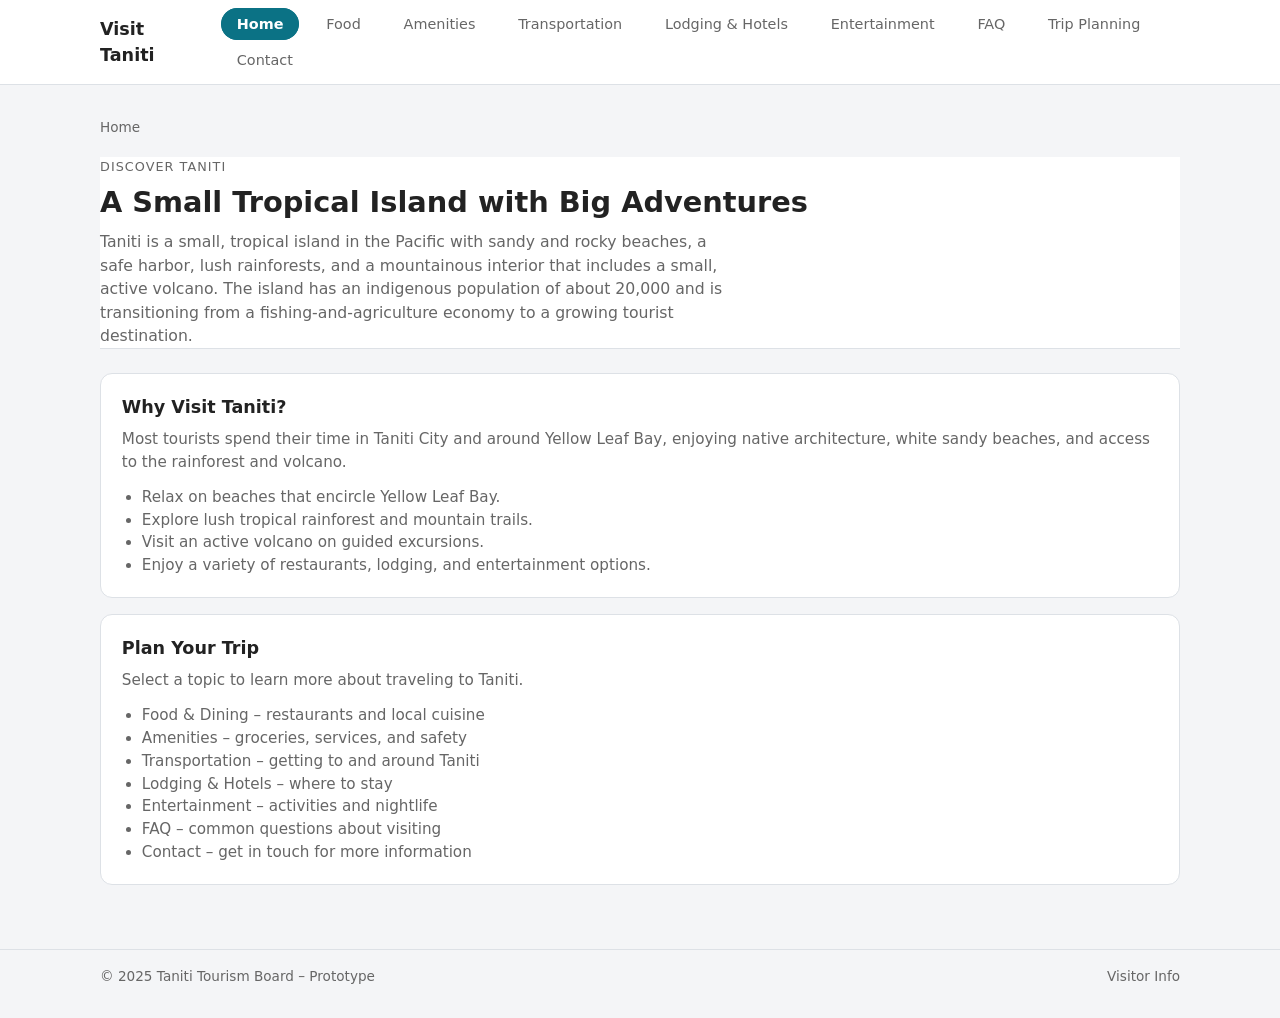
<file: index.html>
<!DOCTYPE html>
<html lang="en">
<head>
  <meta charset="UTF-8" />
  <title>Visit Taniti – Welcome</title>
  <meta name="viewport" content="width=device-width, initial-scale=1" />
  <link rel="stylesheet" href="style/styles.css" />
</head>
<body>
  <header>
    <div class="shell">
      <div class="header-inner">
        <div class="brand">Visit Taniti</div>
        <nav aria-label="Primary">
          <ul>
            <li><a href="index.html" aria-current="page">Home</a></li>
            <li><a href="food.html">Food</a></li>
            <li><a href="amenities.html">Amenities</a></li>
            <li><a href="transportation.html">Transportation</a></li>
            <li><a href="lodging.html">Lodging &amp; Hotels</a></li>
            <li><a href="entertainment.html">Entertainment</a></li>
            <li><a href="faq.html">FAQ</a></li>
            <li><a href="planyourtrip.html">Trip Planning</a></li>
            <li><a href="contact.html">Contact</a></li>
          </ul>
        </nav>
      </div>
    </div>
  </header>

  <main>
    <div class="shell">
      <nav class="breadcrumbs" aria-label="Breadcrumb">
        <ol>
          <li aria-current="page">Home</li>
        </ol>
      </nav>

      <header class="page-header">
        <div class="page-kicker">Discover Taniti</div>
        <h1 class="page-title">A Small Tropical Island with Big Adventures</h1>
        <p class="page-subtitle">
          Taniti is a small, tropical island in the Pacific with sandy and rocky beaches,
          a safe harbor, lush rainforests, and a mountainous interior that includes a small,
          active volcano. The island has an indigenous population of about 20,000 and is
          transitioning from a fishing-and-agriculture economy to a growing tourist destination.
        </p>
      </header>

      <section class="card">
        <h2>Why Visit Taniti?</h2>
        <p>
          Most tourists spend their time in Taniti City and around Yellow Leaf Bay, enjoying
          native architecture, white sandy beaches, and access to the rainforest and volcano.
        </p>
        <ul>
          <li>Relax on beaches that encircle Yellow Leaf Bay.</li>
          <li>Explore lush tropical rainforest and mountain trails.</li>
          <li>Visit an active volcano on guided excursions.</li>
          <li>Enjoy a variety of restaurants, lodging, and entertainment options.</li>
        </ul>
      </section>

      <section class="card">
        <h2>Plan Your Trip</h2>
        <p>Select a topic to learn more about traveling to Taniti.</p>
        <ul>
          <li><a href="food.html">Food &amp; Dining – restaurants and local cuisine</a></li>
          <li><a href="amenities.html">Amenities – groceries, services, and safety</a></li>
          <li><a href="transportation.html">Transportation – getting to and around Taniti</a></li>
          <li><a href="lodging.html">Lodging &amp; Hotels – where to stay</a></li>
          <li><a href="entertainment.html">Entertainment – activities and nightlife</a></li>
          <li><a href="faq.html">FAQ – common questions about visiting</a></li>
          <li><a href="contact.html">Contact – get in touch for more information</a></li>
        </ul>
      </section>
    </div>
  </main>

  <footer>
    <div class="shell">
      <div class="footer-inner">
        <span>&copy; 2025 Taniti Tourism Board – Prototype</span>
        <ul>
          <li><a href="faq.html">Visitor Info</a></li>
        </ul>
      </div>
    </div>
  </footer>
</body>
</html>
</file>
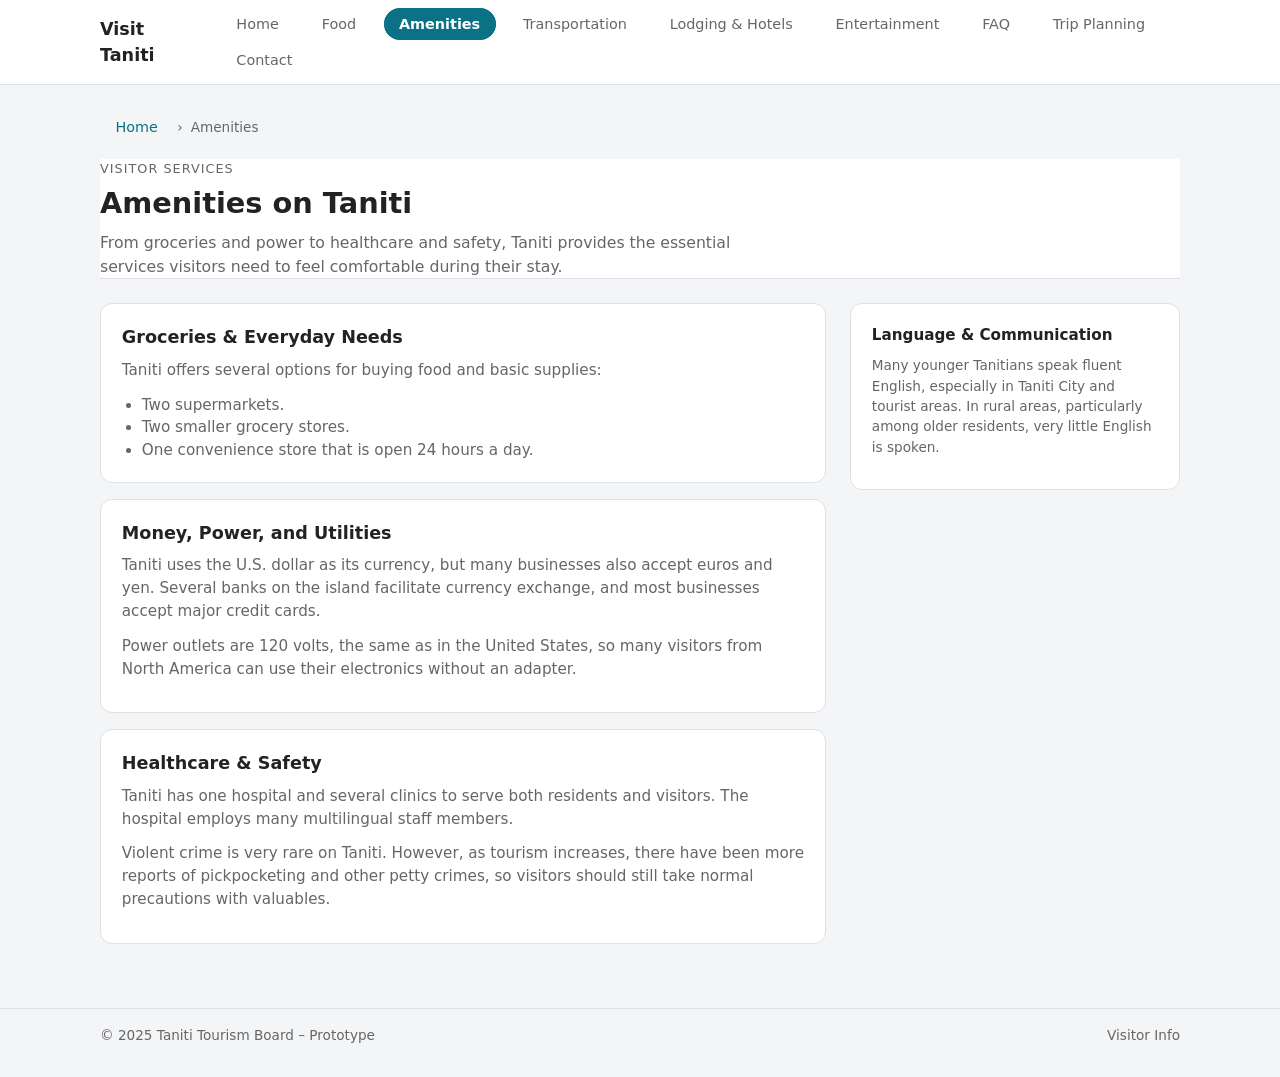
<file: amenities.html>
<!DOCTYPE html>
<html lang="en">
<head>
  <meta charset="UTF-8" />
  <title>Visit Taniti – Amenities</title>
  <meta name="viewport" content="width=device-width, initial-scale=1" />
  <script src="js/booking.js"></script>
  <link rel="stylesheet" href="style/styles.css" />
</head>
<body>
  <header>
    <div class="shell">
      <div class="header-inner">
        <div class="brand">Visit Taniti</div>
        <nav aria-label="Primary">
          <ul>
            <li><a href="index.html">Home</a></li>
            <li><a href="food.html">Food</a></li>
            <li><a href="amenities.html" aria-current="page">Amenities</a></li>
            <li><a href="transportation.html">Transportation</a></li>
            <li><a href="lodging.html">Lodging &amp; Hotels</a></li>
            <li><a href="entertainment.html">Entertainment</a></li>
            <li><a href="faq.html">FAQ</a></li>
            <li><a href="planyourtrip.html">Trip Planning</a></li>
            <li><a href="contact.html">Contact</a></li>
          </ul>
        </nav>
      </div>
    </div>
  </header>

  <main>
    <div class="shell">
      <nav class="breadcrumbs" aria-label="Breadcrumb">
        <ol>
          <li><a href="index.html">Home</a></li>
          <li aria-current="page">Amenities</li>
        </ol>
      </nav>

      <header class="page-header">
        <div class="page-kicker">Visitor Services</div>
        <h1 class="page-title">Amenities on Taniti</h1>
        <p class="page-subtitle">
          From groceries and power to healthcare and safety, Taniti provides the essential
          services visitors need to feel comfortable during their stay.
        </p>
      </header>

      <section class="layout">
        <div>
          <article class="card">
            <h2>Groceries &amp; Everyday Needs</h2>
            <p>Taniti offers several options for buying food and basic supplies:</p>
            <ul>
              <li>Two supermarkets.</li>
              <li>Two smaller grocery stores.</li>
              <li>One convenience store that is open 24 hours a day.</li>
            </ul>
          </article>

          <article class="card">
            <h2>Money, Power, and Utilities</h2>
            <p>
              Taniti uses the U.S. dollar as its currency, but many businesses also accept
              euros and yen. Several banks on the island facilitate currency exchange, and
              most businesses accept major credit cards.
            </p>
            <p>
              Power outlets are 120 volts, the same as in the United States, so many visitors
              from North America can use their electronics without an adapter.
            </p>
          </article>

          <article class="card">
            <h2>Healthcare &amp; Safety</h2>
            <p>
              Taniti has one hospital and several clinics to serve both residents and visitors.
              The hospital employs many multilingual staff members.
            </p>
            <p>
              Violent crime is very rare on Taniti. However, as tourism increases, there have
              been more reports of pickpocketing and other petty crimes, so visitors should
              still take normal precautions with valuables.
            </p>
          </article>
        </div>

        <aside class="side-panel" aria-label="Amenity tips">
          <div class="card">
            <h3>Language &amp; Communication</h3>
            <p>
              Many younger Tanitians speak fluent English, especially in Taniti City and
              tourist areas. In rural areas, particularly among older residents, very little
              English is spoken.
            </p>
          </div>
        </aside>
      </section>
    </div>
  </main>

  <footer>
    <div class="shell">
      <div class="footer-inner">
        <span>&copy; 2025 Taniti Tourism Board – Prototype</span>
        <ul>
          <li><a href="faq.html">Visitor Info</a></li>
        </ul>
      </div>
    </div>
  </footer>
</body>
</html>
</file>
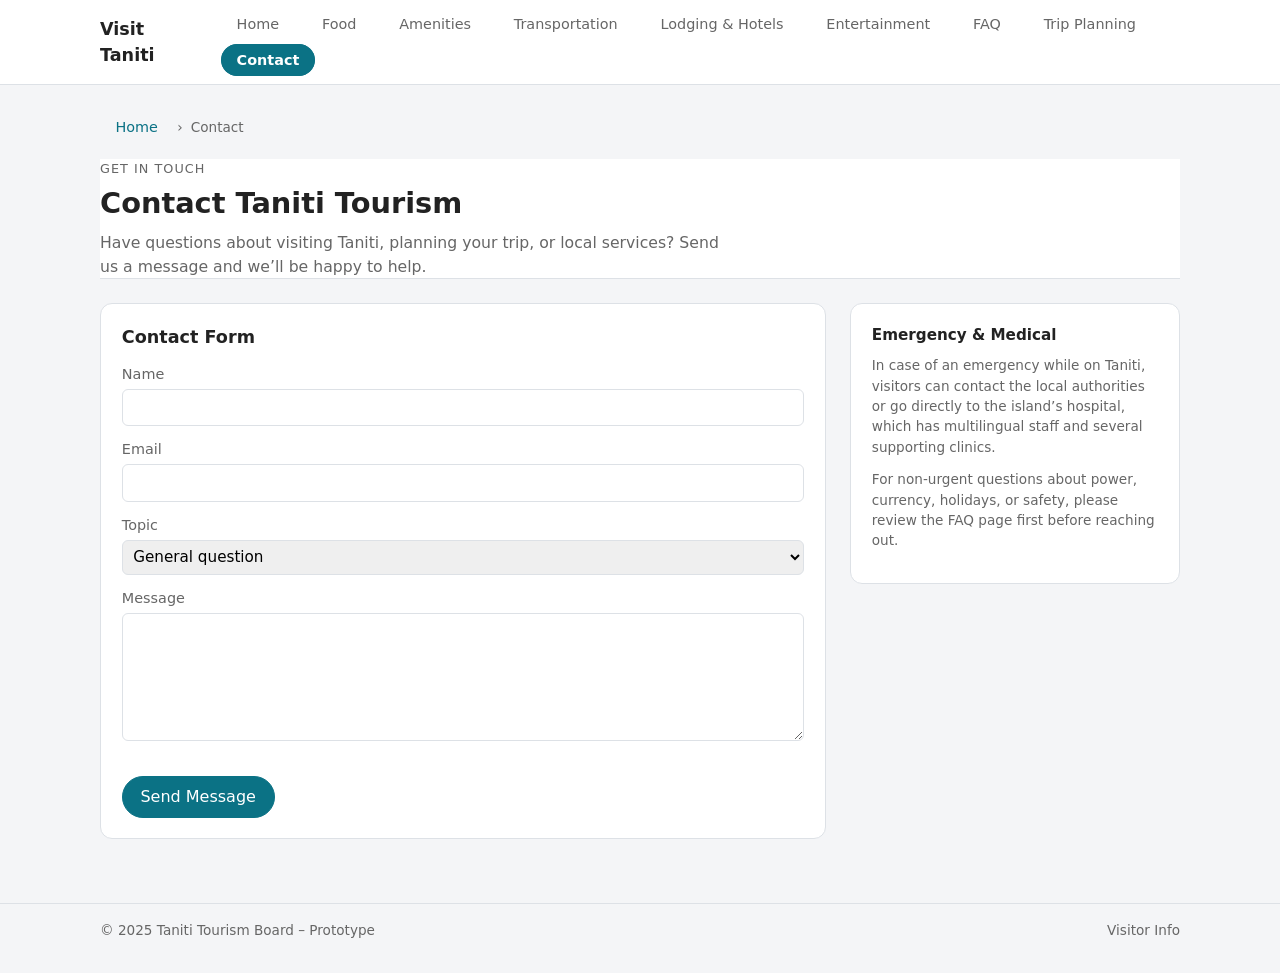
<file: contact.html>
<!DOCTYPE html>
<html lang="en">
<head>
  <meta charset="UTF-8" />
  <title>Visit Taniti – Contact</title>
  <meta name="viewport" content="width=device-width, initial-scale=1" />
  <script src="js/popup.js"></script>
  <link rel="stylesheet" href="style/styles.css" />
</head>
<body>
  <header>
    <div class="shell">
      <div class="header-inner">
        <div class="brand">Visit Taniti</div>
        <nav aria-label="Primary">
          <ul>
            <li><a href="index.html">Home</a></li>
            <li><a href="food.html">Food</a></li>
            <li><a href="amenities.html">Amenities</a></li>
            <li><a href="transportation.html">Transportation</a></li>
            <li><a href="lodging.html">Lodging &amp; Hotels</a></li>
            <li><a href="entertainment.html">Entertainment</a></li>
            <li><a href="faq.html">FAQ</a></li>
            <li><a href="planyourtrip.html">Trip Planning</a></li>
            <li><a href="contact.html" aria-current="page">Contact</a></li>
          </ul>
        </nav>
      </div>
    </div>
  </header>

  <main>
    <div class="shell">
      <nav class="breadcrumbs" aria-label="Breadcrumb">
        <ol>
          <li><a href="index.html">Home</a></li>
          <li aria-current="page">Contact</li>
        </ol>
      </nav>

      <header class="page-header">
        <div class="page-kicker">Get in Touch</div>
        <h1 class="page-title">Contact Taniti Tourism</h1>
        <p class="page-subtitle">
          Have questions about visiting Taniti, planning your trip, or local services?
          Send us a message and we’ll be happy to help.
        </p>
      </header>

      <section class="layout">
        <div>
          <article class="card">
            <h2>Contact Form</h2>
            <form id="contactForm">
              <p class="form-field">
                <label for="name">Name</label><br />
                <input id="name" name="name" type="text" />
              </p>

              <p class="form-field">
                <label for="email">Email</label><br />
                <input id="email" name="email" type="email" />
              </p>

              <p class="form-field">
                <label for="topic">Topic</label><br />
                <select id="topic" name="topic">
                  <option>General question</option>
                  <option>Travel planning</option>
                  <option>Lodging & Hotels</option>
                  <option>Activities & Entertainment</option>
                  <option>Health & Safety</option>
                </select>
              </p>

              <p class="form-field">
                <label for="message">Message</label><br />
                <textarea id="message" name="message" rows="5"></textarea>
              </p>

              <button id="submitBtn" class="button-primary" type="submit">
                Send Message
              </button>
            </form>
          </article>
        </div>

        <aside class="side-panel" aria-label="Contact notes">
          <div class="card">
            <h3>Emergency &amp; Medical</h3>
            <p>
              In case of an emergency while on Taniti, visitors can contact the local
              authorities or go directly to the island’s hospital, which has multilingual
              staff and several supporting clinics.
            </p>
            <p>
              For non-urgent questions about power, currency, holidays, or safety, please
              review the FAQ page first before reaching out.
            </p>
          </div>
        </aside>
      </section>
    </div>
  </main>

  <footer>
    <div class="shell">
      <div class="footer-inner">
        <span>&copy; 2025 Taniti Tourism Board – Prototype</span>
        <ul>
          <li><a href="faq.html">Visitor Info</a></li>
        </ul>
      </div>
    </div>
  </footer>
</body>
</html>
</file>
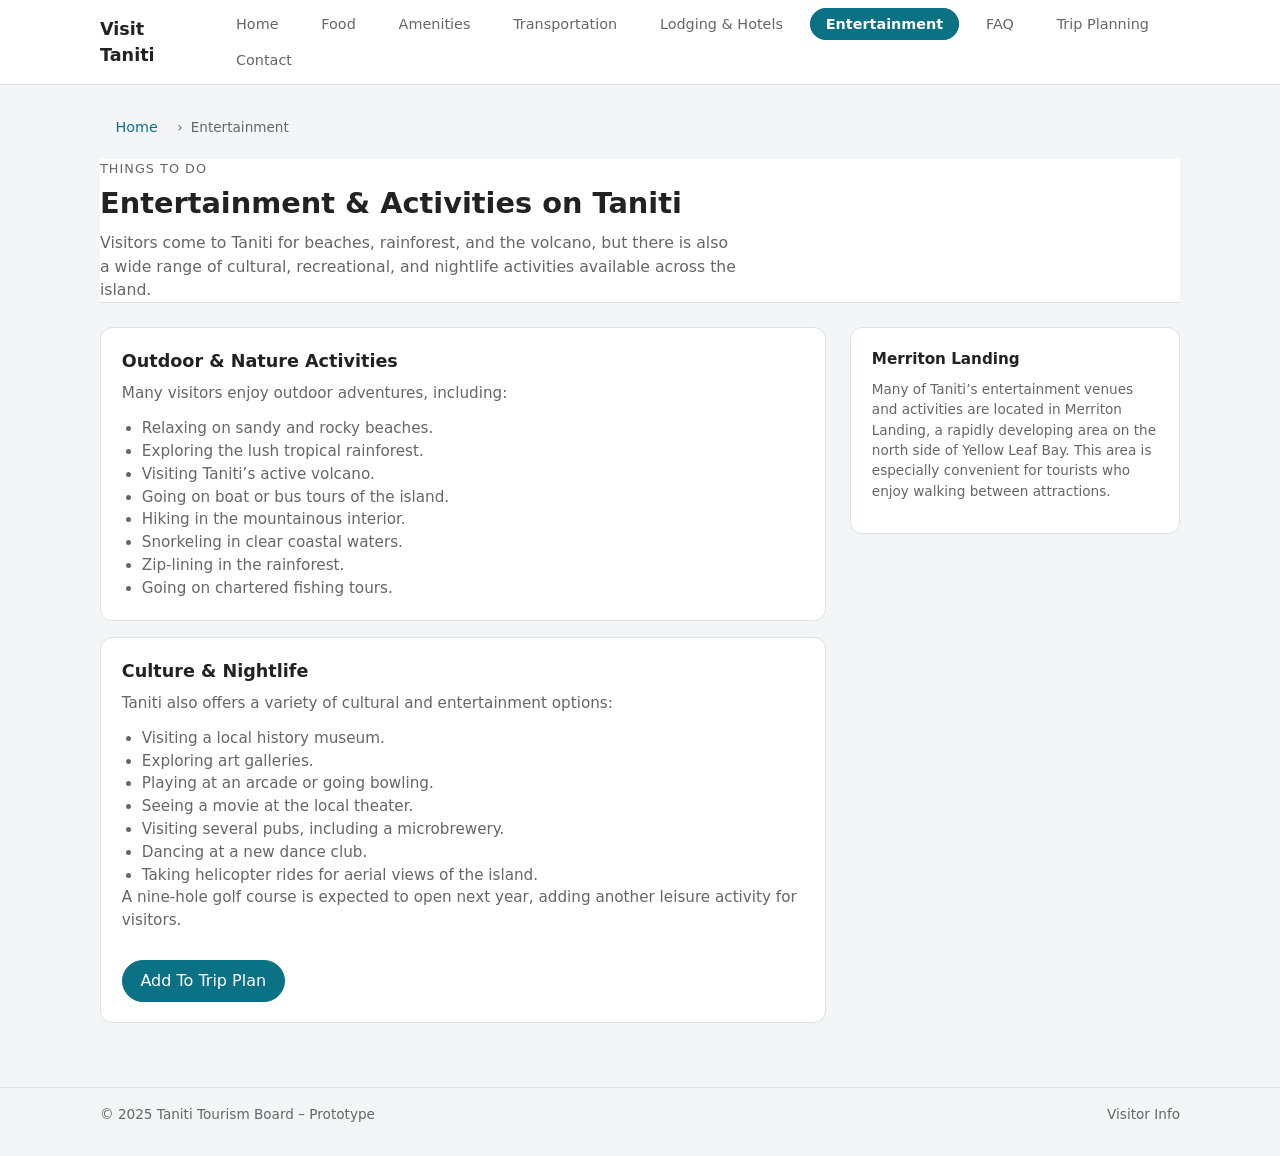
<file: entertainment.html>
<!DOCTYPE html>
<html lang="en">
<head>
  <meta charset="UTF-8" />
  <title>Visit Taniti – Entertainment &amp; Activities</title>
  <meta name="viewport" content="width=device-width, initial-scale=1" />
  <script src="js/booking.js"></script>
  <link rel="stylesheet" href="style/styles.css" />
</head>
<body>
  <header>
    <div class="shell">
      <div class="header-inner">
        <div class="brand">Visit Taniti</div>
        <nav aria-label="Primary">
          <ul>
            <li><a href="index.html">Home</a></li>
            <li><a href="food.html">Food</a></li>
            <li><a href="amenities.html">Amenities</a></li>
            <li><a href="transportation.html">Transportation</a></li>
            <li><a href="lodging.html">Lodging &amp; Hotels</a></li>
            <li><a href="entertainment.html" aria-current="page">Entertainment</a></li>
            <li><a href="faq.html">FAQ</a></li>
            <li><a href="planyourtrip.html">Trip Planning</a></li>
            <li><a href="contact.html">Contact</a></li>
          </ul>
        </nav>
      </div>
    </div>
  </header>

  <main>
    <div class="shell">
      <nav class="breadcrumbs" aria-label="Breadcrumb">
        <ol>
          <li><a href="index.html">Home</a></li>
          <li aria-current="page">Entertainment</li>
        </ol>
      </nav>

      <header class="page-header">
        <div class="page-kicker">Things to Do</div>
        <h1 class="page-title">Entertainment &amp; Activities on Taniti</h1>
        <p class="page-subtitle">
          Visitors come to Taniti for beaches, rainforest, and the volcano, but there is also
          a wide range of cultural, recreational, and nightlife activities available across
          the island.
        </p>
      </header>

      <section class="layout">
        <div>
          <article class="card">
            <h2>Outdoor &amp; Nature Activities</h2>
            <p>Many visitors enjoy outdoor adventures, including:</p>
            <ul>
              <li>Relaxing on sandy and rocky beaches.</li>
              <li>Exploring the lush tropical rainforest.</li>
              <li>Visiting Taniti’s active volcano.</li>
              <li>Going on boat or bus tours of the island.</li>
              <li>Hiking in the mountainous interior.</li>
              <li>Snorkeling in clear coastal waters.</li>
              <li>Zip-lining in the rainforest.</li>
              <li>Going on chartered fishing tours.</li>
            </ul>
          </article>

          <article class="card">
            <h2>Culture &amp; Nightlife</h2>
            <p>Taniti also offers a variety of cultural and entertainment options:</p>
            <ul>
              <li>Visiting a local history museum.</li>
              <li>Exploring art galleries.</li>
              <li>Playing at an arcade or going bowling.</li>
              <li>Seeing a movie at the local theater.</li>
              <li>Visiting several pubs, including a microbrewery.</li>
              <li>Dancing at a new dance club.</li>
              <li>Taking helicopter rides for aerial views of the island.</li>
            </ul>
            <p>
              A nine-hole golf course is expected to open next year, adding another leisure
              activity for visitors.
            </p>
            <button class="button-primary" onclick="bookingPopup()">
              Add To Trip Plan
            </button>
          </article>
        </div>

        <aside class="side-panel" aria-label="Entertainment areas">
          <div class="card">
            <h3>Merriton Landing</h3>
            <p>
              Many of Taniti’s entertainment venues and activities are located in Merriton
              Landing, a rapidly developing area on the north side of Yellow Leaf Bay. This
              area is especially convenient for tourists who enjoy walking between attractions.
            </p>
          </div>
        </aside>
      </section>
    </div>
  </main>

  <footer>
    <div class="shell">
      <div class="footer-inner">
        <span>&copy; 2025 Taniti Tourism Board – Prototype</span>
        <ul>
          <li><a href="faq.html">Visitor Info</a></li>
        </ul>
      </div>
    </div>
  </footer>
</body>
</html>
</file>
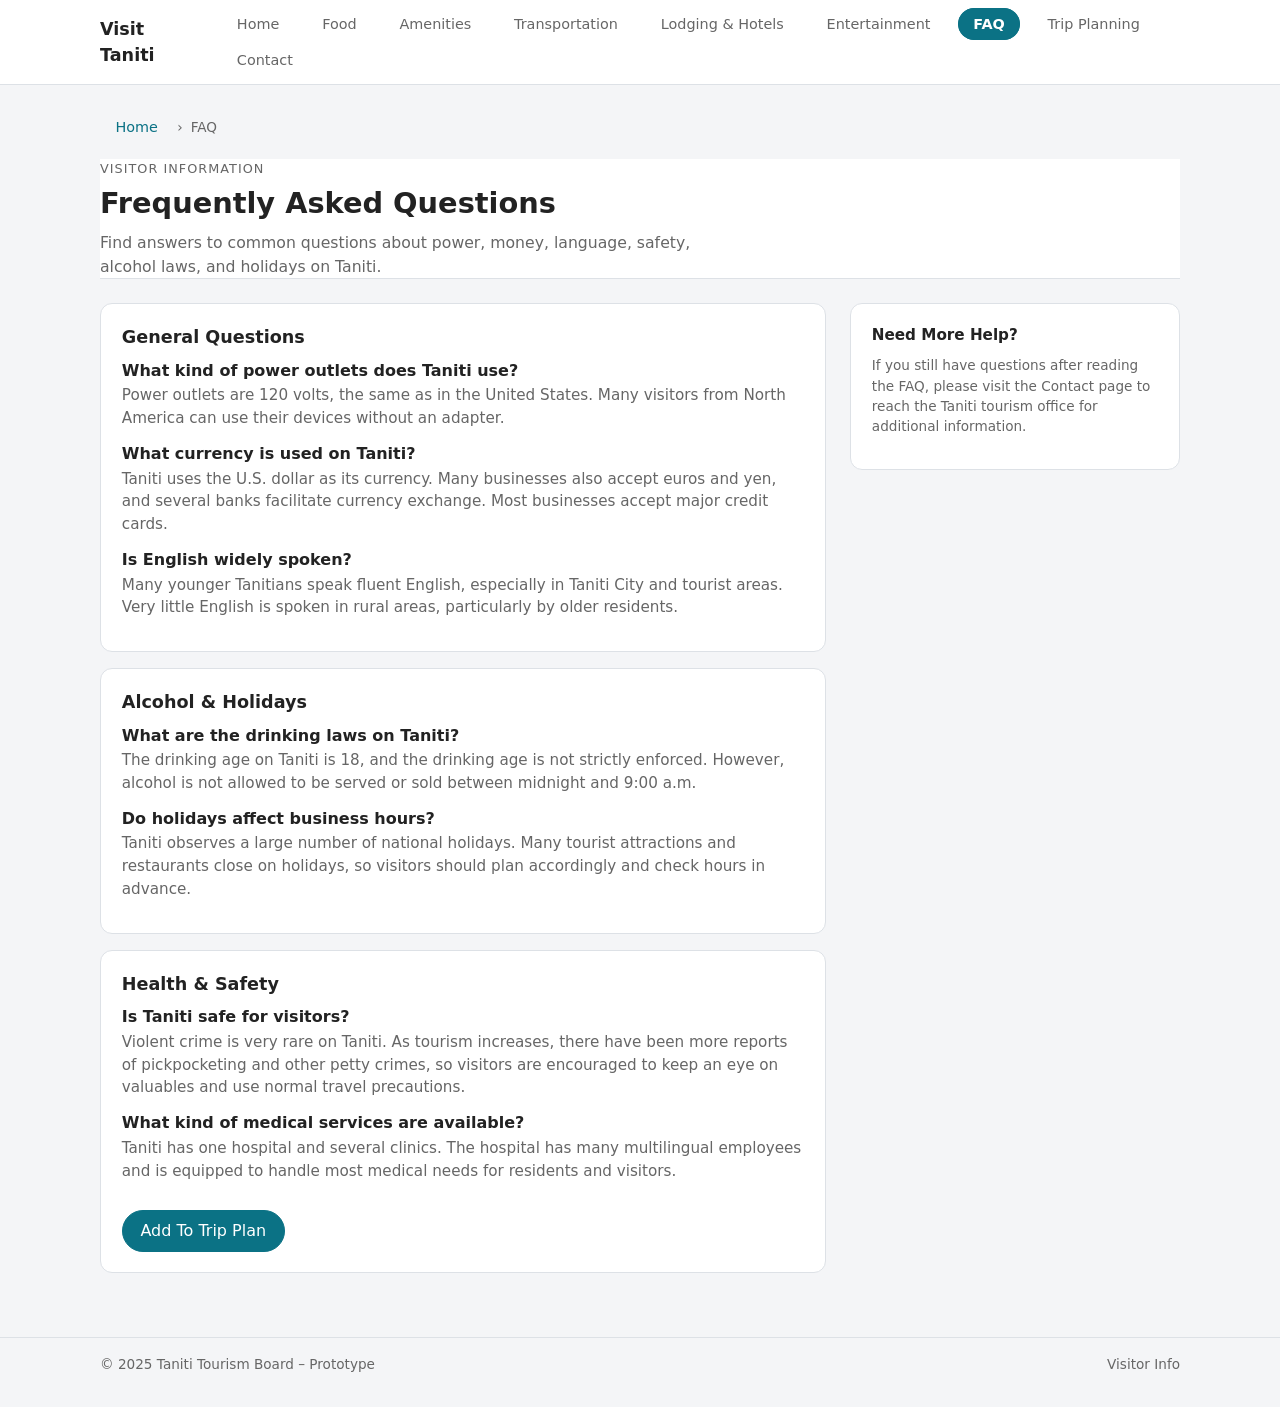
<file: faq.html>
<!DOCTYPE html>
<html lang="en">
<head>
  <meta charset="UTF-8" />
  <title>Visit Taniti – Frequently Asked Questions</title>
  <meta name="viewport" content="width=device-width, initial-scale=1" />
  <script src="js/booking.js"></script>
  <link rel="stylesheet" href="style/styles.css" />
</head>
<body>
  <header>
    <div class="shell">
      <div class="header-inner">
        <div class="brand">Visit Taniti</div>
        <nav aria-label="Primary">
          <ul>
            <li><a href="index.html">Home</a></li>
            <li><a href="food.html">Food</a></li>
            <li><a href="amenities.html">Amenities</a></li>
            <li><a href="transportation.html">Transportation</a></li>
            <li><a href="lodging.html">Lodging &amp; Hotels</a></li>
            <li><a href="entertainment.html">Entertainment</a></li>
            <li><a href="faq.html" aria-current="page">FAQ</a></li>
            <li><a href="planyourtrip.html">Trip Planning</a></li>
            <li><a href="contact.html">Contact</a></li>
          </ul>
        </nav>
      </div>
    </div>
  </header>

  <main>
    <div class="shell">
      <nav class="breadcrumbs" aria-label="Breadcrumb">
        <ol>
          <li><a href="index.html">Home</a></li>
          <li aria-current="page">FAQ</li>
        </ol>
      </nav>

      <header class="page-header">
        <div class="page-kicker">Visitor Information</div>
        <h1 class="page-title">Frequently Asked Questions</h1>
        <p class="page-subtitle">
          Find answers to common questions about power, money, language, safety, alcohol
          laws, and holidays on Taniti.
        </p>
      </header>

      <section class="layout">
        <div>
          <article class="card">
            <h2>General Questions</h2>

            <div class="faq-item">
              <div class="faq-question">What kind of power outlets does Taniti use?</div>
              <p>
                Power outlets are 120 volts, the same as in the United States. Many visitors
                from North America can use their devices without an adapter.
              </p>
            </div>

            <div class="faq-item">
              <div class="faq-question">What currency is used on Taniti?</div>
              <p>
                Taniti uses the U.S. dollar as its currency. Many businesses also accept
                euros and yen, and several banks facilitate currency exchange. Most businesses
                accept major credit cards.
              </p>
            </div>

            <div class="faq-item">
              <div class="faq-question">Is English widely spoken?</div>
              <p>
                Many younger Tanitians speak fluent English, especially in Taniti City and
                tourist areas. Very little English is spoken in rural areas, particularly
                by older residents.
              </p>
            </div>
          </article>

          <article class="card">
            <h2>Alcohol &amp; Holidays</h2>

            <div class="faq-item">
              <div class="faq-question">What are the drinking laws on Taniti?</div>
              <p>
                The drinking age on Taniti is 18, and the drinking age is not strictly
                enforced. However, alcohol is not allowed to be served or sold between
                midnight and 9:00 a.m.
              </p>
            </div>

            <div class="faq-item">
              <div class="faq-question">Do holidays affect business hours?</div>
              <p>
                Taniti observes a large number of national holidays. Many tourist attractions
                and restaurants close on holidays, so visitors should plan accordingly and
                check hours in advance.
              </p>
            </div>
          </article>

          <article class="card">
            <h2>Health &amp; Safety</h2>

            <div class="faq-item">
              <div class="faq-question">Is Taniti safe for visitors?</div>
              <p>
                Violent crime is very rare on Taniti. As tourism increases, there have been
                more reports of pickpocketing and other petty crimes, so visitors are
                encouraged to keep an eye on valuables and use normal travel precautions.
              </p>
            </div>

            <div class="faq-item">
              <div class="faq-question">What kind of medical services are available?</div>
              <p>
                Taniti has one hospital and several clinics. The hospital has many
                multilingual employees and is equipped to handle most medical needs
                for residents and visitors.
              </p>
            </div>
            <button class="button-primary" onclick="bookingPopup()">
              Add To Trip Plan
            </button>
          </article>
        </div>

        <aside class="side-panel" aria-label="FAQ notes">
          <div class="card">
            <h3>Need More Help?</h3>
            <p>
              If you still have questions after reading the FAQ, please visit the Contact
              page to reach the Taniti tourism office for additional information.
            </p>
          </div>
        </aside>
      </section>
    </div>
  </main>

  <footer>
    <div class="shell">
      <div class="footer-inner">
        <span>&copy; 2025 Taniti Tourism Board – Prototype</span>
        <ul>
          <li><a href="faq.html">Visitor Info</a></li>
        </ul>
      </div>
    </div>
  </footer>
</body>
</html>
</file>
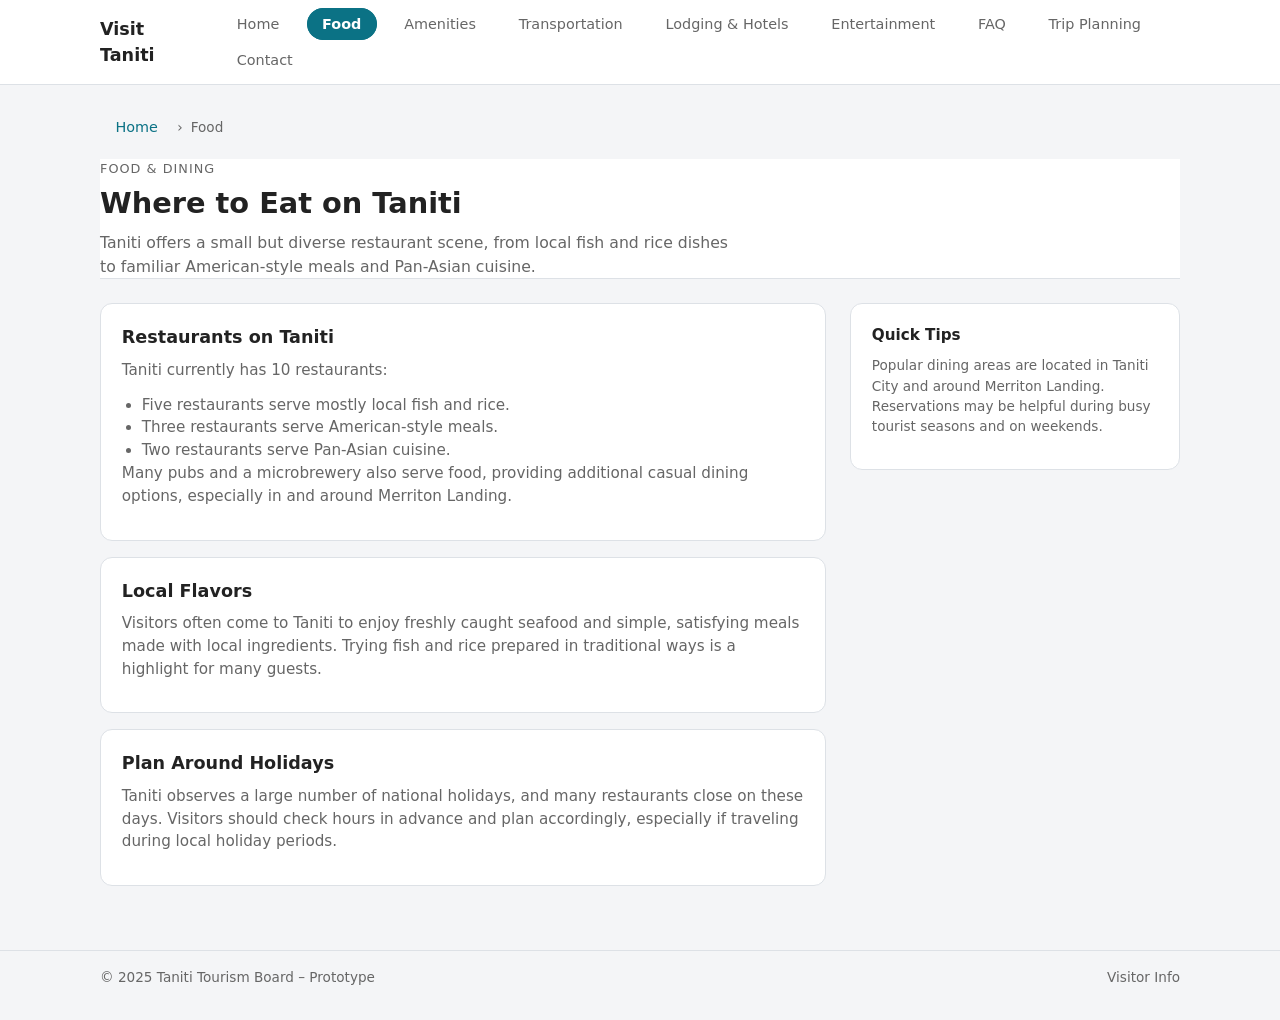
<file: food.html>
<!DOCTYPE html>
<html lang="en">
<head>
  <meta charset="UTF-8" />
  <title>Visit Taniti – Food &amp; Dining</title>
  <meta name="viewport" content="width=device-width, initial-scale=1" />
  <link rel="stylesheet" href="style/styles.css" />
</head>
<body>
  <header>
    <div class="shell">
      <div class="header-inner">
        <div class="brand">Visit Taniti</div>
        <nav aria-label="Primary">
          <ul>
            <li><a href="index.html">Home</a></li>
            <li><a href="food.html" aria-current="page">Food</a></li>
            <li><a href="amenities.html">Amenities</a></li>
            <li><a href="transportation.html">Transportation</a></li>
            <li><a href="lodging.html">Lodging &amp; Hotels</a></li>
            <li><a href="entertainment.html">Entertainment</a></li>
            <li><a href="faq.html">FAQ</a></li>
             <li><a href="planyourtrip.html">Trip Planning</a></li>
            <li><a href="contact.html">Contact</a></li>
          </ul>
        </nav>
      </div>
    </div>
  </header>

  <main>
    <div class="shell">
      <nav class="breadcrumbs" aria-label="Breadcrumb">
        <ol>
          <li><a href="index.html">Home</a></li>
          <li aria-current="page">Food</li>
        </ol>
      </nav>

      <header class="page-header">
        <div class="page-kicker">Food &amp; Dining</div>
        <h1 class="page-title">Where to Eat on Taniti</h1>
        <p class="page-subtitle">
          Taniti offers a small but diverse restaurant scene, from local fish and rice dishes
          to familiar American-style meals and Pan-Asian cuisine.
        </p>
      </header>

      <section class="layout" aria-label="Food page layout">
        <div>
          <article class="card">
            <h2>Restaurants on Taniti</h2>
            <p>Taniti currently has 10 restaurants:</p>
            <ul>
              <li>Five restaurants serve mostly local fish and rice.</li>
              <li>Three restaurants serve American-style meals.</li>
              <li>Two restaurants serve Pan-Asian cuisine.</li>
            </ul>
            <p>
              Many pubs and a microbrewery also serve food, providing additional casual
              dining options, especially in and around Merriton Landing.
            </p>
          </article>

          <article class="card">
            <h2>Local Flavors</h2>
            <p>
              Visitors often come to Taniti to enjoy freshly caught seafood and simple,
              satisfying meals made with local ingredients. Trying fish and rice prepared
              in traditional ways is a highlight for many guests.
            </p>
          </article>

          <article class="card">
            <h2>Plan Around Holidays</h2>
            <p>
              Taniti observes a large number of national holidays, and many restaurants
              close on these days. Visitors should check hours in advance and plan
              accordingly, especially if traveling during local holiday periods.
            </p>
          </article>
        </div>

        <aside class="side-panel" aria-label="Food tips">
          <div class="card">
            <h3>Quick Tips</h3>
            <p>
              Popular dining areas are located in Taniti City and around Merriton Landing.
              Reservations may be helpful during busy tourist seasons and on weekends.
            </p>
          </div>
        </aside>
      </section>
    </div>
  </main>

  <footer>
    <div class="shell">
      <div class="footer-inner">
        <span>&copy; 2025 Taniti Tourism Board – Prototype</span>
        <ul>
          <li><a href="faq.html">Visitor Info</a></li>
        </ul>
      </div>
    </div>
  </footer>
</body>
</html>
</file>
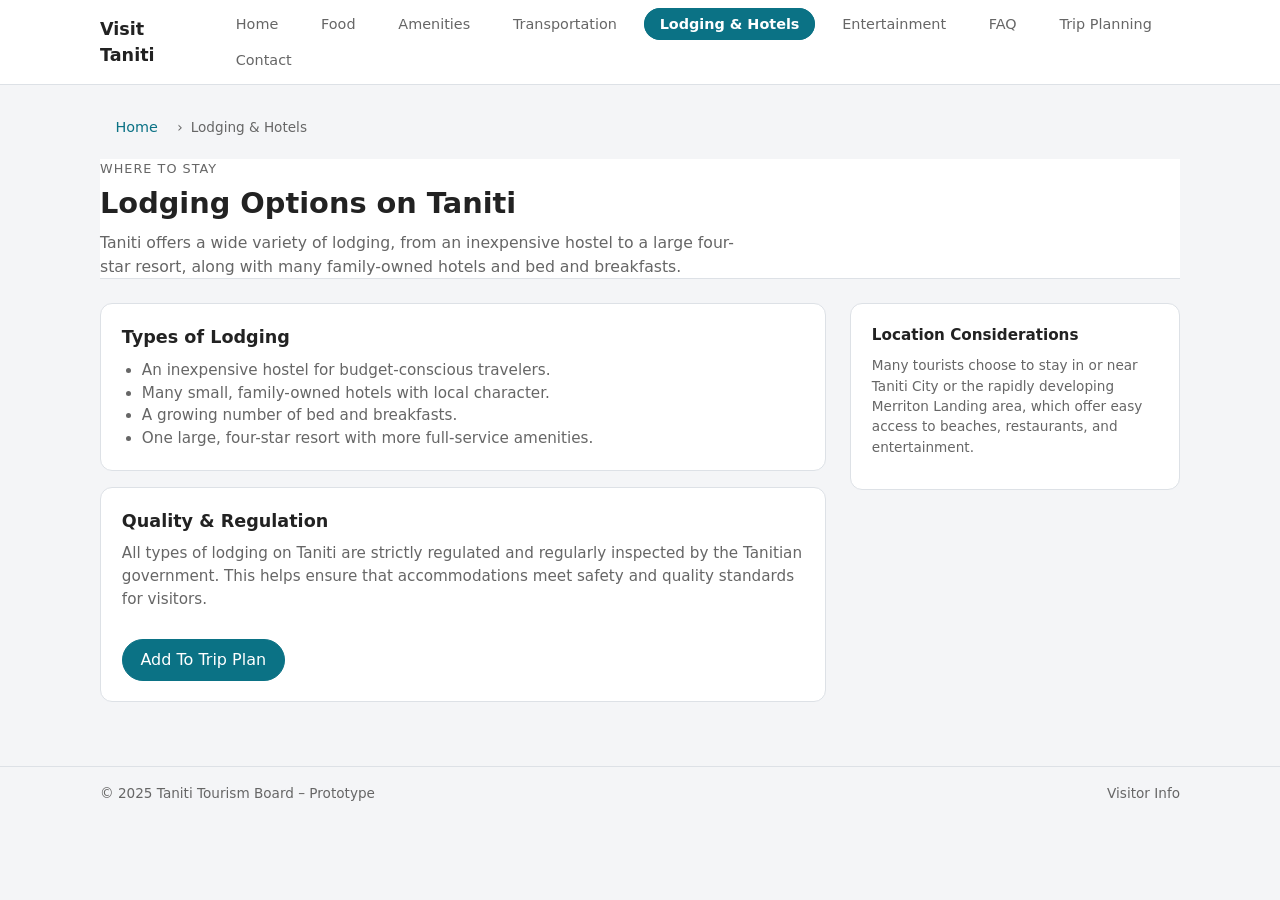
<file: lodging.html>
<!DOCTYPE html>
<html lang="en">
<head>
  <meta charset="UTF-8" />
  <title>Visit Taniti – Lodging &amp; Hotels</title>
  <meta name="viewport" content="width=device-width, initial-scale=1" />
  <script src="js/booking.js"></script>
  <link rel="stylesheet" href="style/styles.css" />
</head>
<body>
  <header>
    <div class="shell">
      <div class="header-inner">
        <div class="brand">Visit Taniti</div>
        <nav aria-label="Primary">
          <ul>
            <li><a href="index.html">Home</a></li>
            <li><a href="food.html">Food</a></li>
            <li><a href="amenities.html">Amenities</a></li>
            <li><a href="transportation.html">Transportation</a></li>
            <li><a href="lodging.html" aria-current="page">Lodging &amp; Hotels</a></li>
            <li><a href="entertainment.html">Entertainment</a></li>
            <li><a href="faq.html">FAQ</a></li>
            <li><a href="planyourtrip.html">Trip Planning</a></li>
            <li><a href="contact.html">Contact</a></li>
          </ul>
        </nav>
      </div>
    </div>
  </header>

  <main>
    <div class="shell">
      <nav class="breadcrumbs" aria-label="Breadcrumb">
        <ol>
          <li><a href="index.html">Home</a></li>
          <li aria-current="page">Lodging &amp; Hotels</li>
        </ol>
      </nav>

      <header class="page-header">
        <div class="page-kicker">Where to Stay</div>
        <h1 class="page-title">Lodging Options on Taniti</h1>
        <p class="page-subtitle">
          Taniti offers a wide variety of lodging, from an inexpensive hostel to a large
          four-star resort, along with many family-owned hotels and bed and breakfasts.
        </p>
      </header>

      <section class="layout">
        <div>
          <article class="card">
            <h2>Types of Lodging</h2>
            <ul>
              <li>An inexpensive hostel for budget-conscious travelers.</li>
              <li>Many small, family-owned hotels with local character.</li>
              <li>A growing number of bed and breakfasts.</li>
              <li>One large, four-star resort with more full-service amenities.</li>
            </ul>
          </article>

          <article class="card">
            <h2>Quality &amp; Regulation</h2>
            <p>
              All types of lodging on Taniti are strictly regulated and regularly inspected
              by the Tanitian government. This helps ensure that accommodations meet safety
              and quality standards for visitors.
            </p>
            <button class="button-primary" onclick="bookingPopup()">
              Add To Trip Plan
            </button>
          </article>
        </div>

        <aside class="side-panel" aria-label="Lodging tips">
          <div class="card">
            <h3>Location Considerations</h3>
            <p>
              Many tourists choose to stay in or near Taniti City or the rapidly developing
              Merriton Landing area, which offer easy access to beaches, restaurants, and
              entertainment.
            </p>
          </div>
        </aside>
      </section>
    </div>
  </main>

  <footer>
    <div class="shell">
      <div class="footer-inner">
        <span>&copy; 2025 Taniti Tourism Board – Prototype</span>
        <ul>
          <li><a href="faq.html">Visitor Info</a></li>
        </ul>
      </div>
    </div>
  </footer>
</body>
</html>
</file>
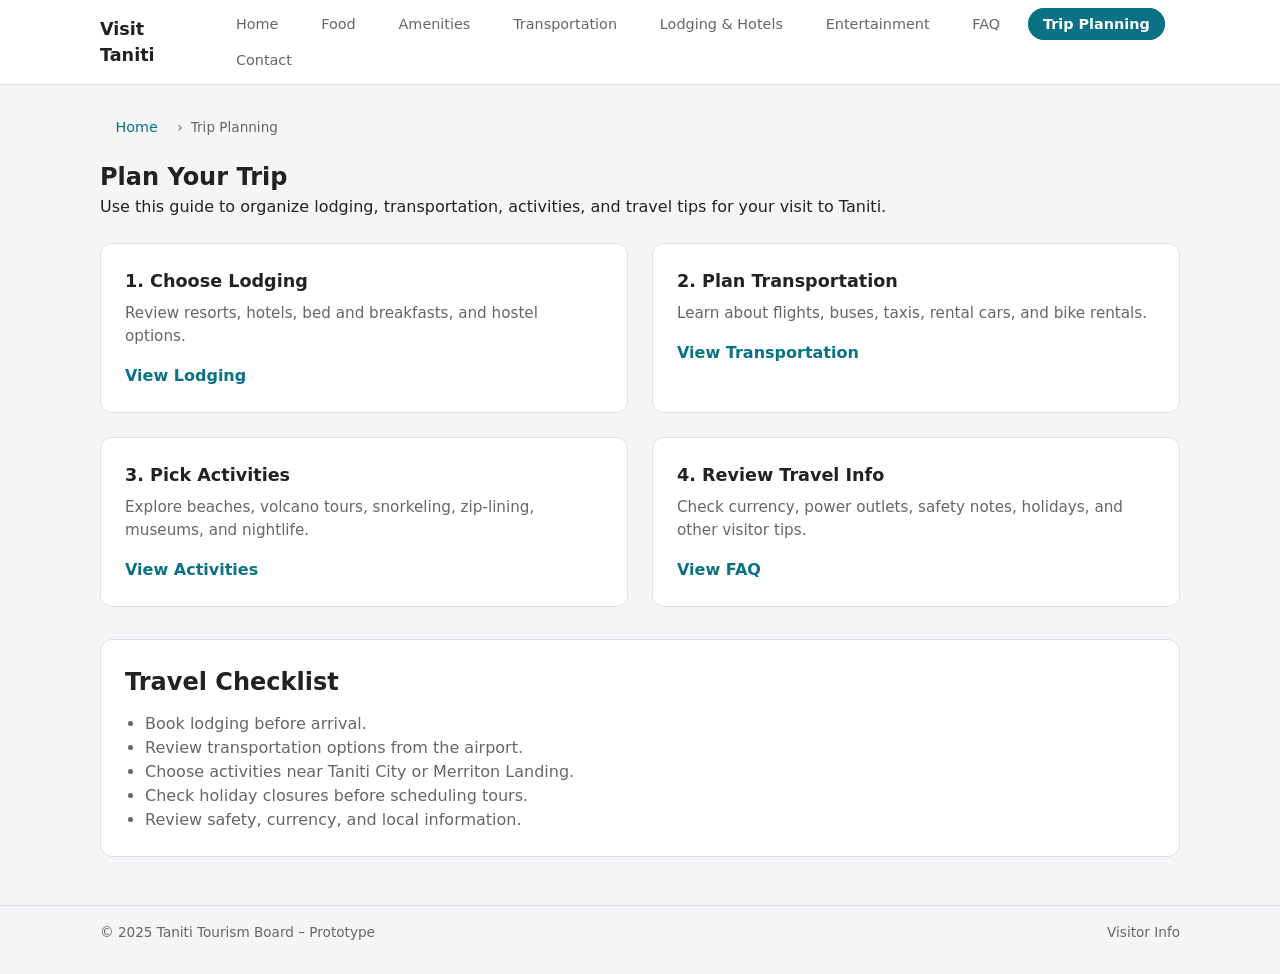
<file: planyourtrip.html>
<!DOCTYPE html>
<html lang="en">
<head>
  <meta charset="UTF-8" />
  <title>Visit Taniti – Contact</title>
  <meta name="viewport" content="width=device-width, initial-scale=1" />
  <script src="js/popup.js"></script>
  <script src="js/booking.js"></script>
  <link rel="stylesheet" href="style/styles.css" />
</head>
<body>
  <header>
    <div class="shell">
      <div class="header-inner">
        <div class="brand">Visit Taniti</div>
        <nav aria-label="Primary">
          <ul>
            <li><a href="index.html">Home</a></li>
            <li><a href="food.html">Food</a></li>
            <li><a href="amenities.html">Amenities</a></li>
            <li><a href="transportation.html">Transportation</a></li>
            <li><a href="lodging.html">Lodging &amp; Hotels</a></li>
            <li><a href="entertainment.html">Entertainment</a></li>
            <li><a href="faq.html">FAQ</a></li>
            <li><a href="planyourtrip.html" aria-current="page">Trip Planning</a></li>
            <li><a href="contact.html">Contact</a></li>
          </ul>
        </nav>
      </div>
    </div>
  </header>
<main>
  <div class="shell">
    <nav class="breadcrumbs" aria-label="Breadcrumb">
        <ol>
          <li><a href="index.html">Home</a></li>
          <li aria-current="page">Trip Planning</li>
        </ol>
      </nav>
  <section class="page-header">
    <h1>Plan Your Trip</h1>
    <p>Use this guide to organize lodging, transportation, activities, and travel tips for your visit to Taniti.</p>
  </section>

  <section class="planning-grid">
    <article class="planning-card">
      <h2>1. Choose Lodging</h2>
      <p>Review resorts, hotels, bed and breakfasts, and hostel options.</p>
      <a href="lodging.html">View Lodging</a>
    </article>

    <article class="planning-card">
      <h2>2. Plan Transportation</h2>
      <p>Learn about flights, buses, taxis, rental cars, and bike rentals.</p>
      <a href="transportation.html">View Transportation</a>
    </article>

    <article class="planning-card">
      <h2>3. Pick Activities</h2>
      <p>Explore beaches, volcano tours, snorkeling, zip-lining, museums, and nightlife.</p>
      <a href="entertainment.html">View Activities</a>
    </article>

    <article class="planning-card">
      <h2>4. Review Travel Info</h2>
      <p>Check currency, power outlets, safety notes, holidays, and other visitor tips.</p>
      <a href="faq.html">View FAQ</a>
    </article>
  </section>

  <section class="quick-checklist">
    <h2>Travel Checklist</h2>
    <ul>
      <li>Book lodging before arrival.</li>
      <li>Review transportation options from the airport.</li>
      <li>Choose activities near Taniti City or Merriton Landing.</li>
      <li>Check holiday closures before scheduling tours.</li>
      <li>Review safety, currency, and local information.</li>
    </ul>
  </section>
  </div>
</main>
<footer>
    <div class="shell">
      <div class="footer-inner">
        <span>&copy; 2025 Taniti Tourism Board – Prototype</span>
        <ul>
          <li><a href="faq.html">Visitor Info</a></li>
        </ul>
      </div>
    </div>
  </footer>
</body>
</html>
</file>
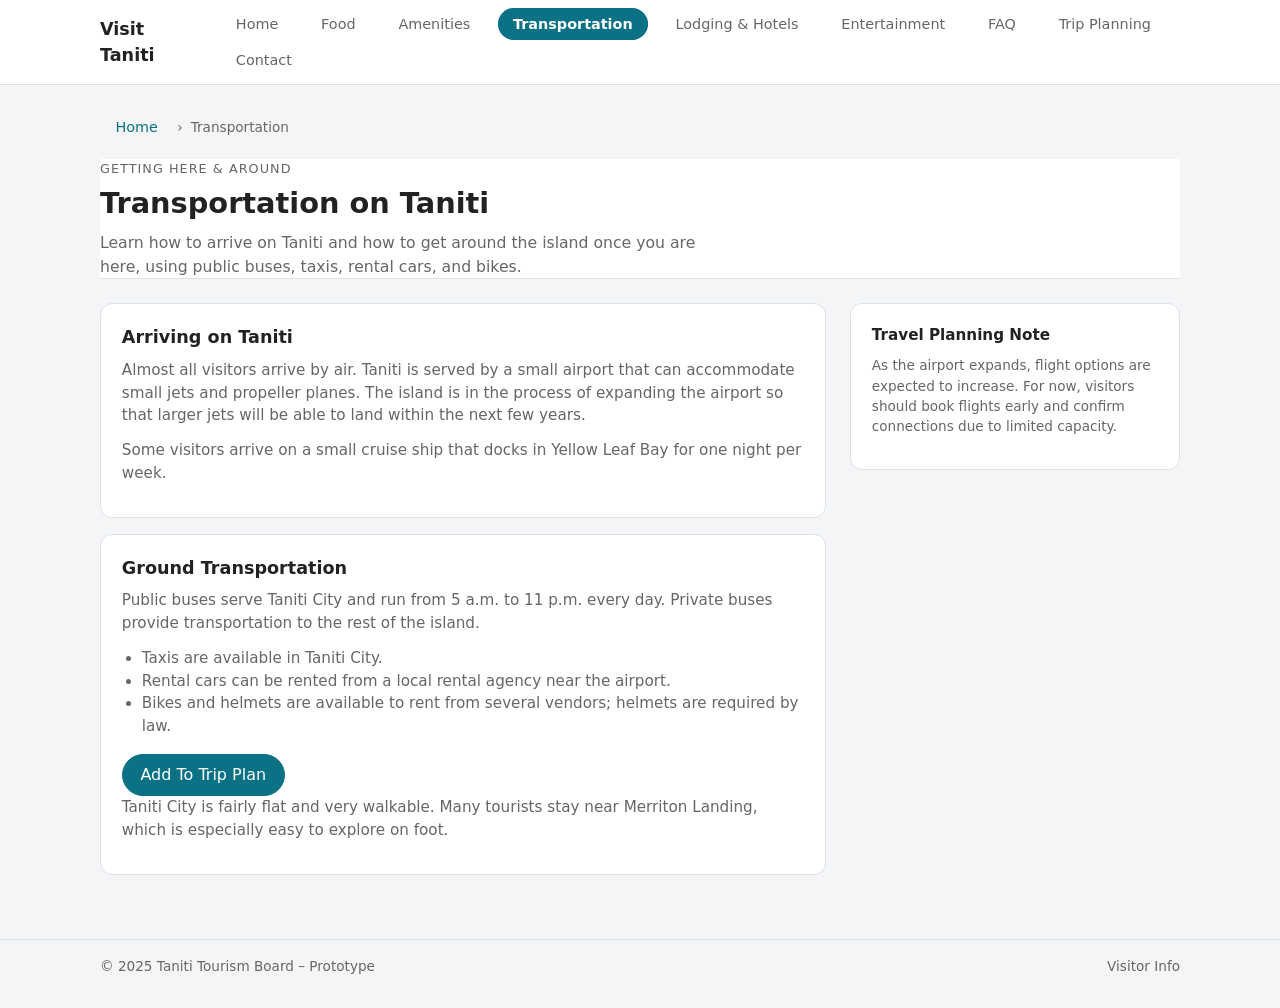
<file: transportation.html>
<!DOCTYPE html>
<html lang="en">
<head>
  <meta charset="UTF-8" />
  <title>Visit Taniti – Transportation</title>
  <meta name="viewport" content="width=device-width, initial-scale=1" />
  <script src="js/booking.js"></script>
  <link rel="stylesheet" href="style/styles.css" />
</head>
<body>
  <header>
    <div class="shell">
      <div class="header-inner">
        <div class="brand">Visit Taniti</div>
        <nav aria-label="Primary">
          <ul>
            <li><a href="index.html">Home</a></li>
            <li><a href="food.html">Food</a></li>
            <li><a href="amenities.html">Amenities</a></li>
            <li><a href="transportation.html" aria-current="page">Transportation</a></li>
            <li><a href="lodging.html">Lodging &amp; Hotels</a></li>
            <li><a href="entertainment.html">Entertainment</a></li>
            <li><a href="faq.html">FAQ</a></li>
            <li><a href="planyourtrip.html">Trip Planning</a></li>
            <li><a href="contact.html">Contact</a></li>
          </ul>
        </nav>
      </div>
    </div>
  </header>

  <main>
    <div class="shell">
      <nav class="breadcrumbs" aria-label="Breadcrumb">
        <ol>
          <li><a href="index.html">Home</a></li>
          <li aria-current="page">Transportation</li>
        </ol>
      </nav>

      <header class="page-header">
        <div class="page-kicker">Getting Here &amp; Around</div>
        <h1 class="page-title">Transportation on Taniti</h1>
        <p class="page-subtitle">
          Learn how to arrive on Taniti and how to get around the island once you are here,
          using public buses, taxis, rental cars, and bikes.
        </p>
      </header>

      <section class="layout">
        <div>
          <article class="card">
            <h2>Arriving on Taniti</h2>
            <p>
              Almost all visitors arrive by air. Taniti is served by a small airport that
              can accommodate small jets and propeller planes. The island is in the process
              of expanding the airport so that larger jets will be able to land within the
              next few years.
            </p>
            <p>
              Some visitors arrive on a small cruise ship that docks in Yellow Leaf Bay for
              one night per week.
            </p>
          </article>

          <article class="card">
            <h2>Ground Transportation</h2>
            <p>
              Public buses serve Taniti City and run from 5 a.m. to 11 p.m. every day.
              Private buses provide transportation to the rest of the island.
            </p>
            <ul>
              <li>Taxis are available in Taniti City.</li>
              <li>Rental cars can be rented from a local rental agency near the airport.</li>
              <li>
                Bikes and helmets are available to rent from several vendors; helmets are
                required by law.
              </li>
            </ul>
            <button class="button-primary" onclick="bookingPopup()">
                 Add To Trip Plan
            </button>
            <p>
              Taniti City is fairly flat and very walkable. Many tourists stay near Merriton
              Landing, which is especially easy to explore on foot.
            </p>
          </article>
        </div>

        <aside class="side-panel" aria-label="Transport tips">
          <div class="card">
            <h3>Travel Planning Note</h3>
            <p>
              As the airport expands, flight options are expected to increase. For now,
              visitors should book flights early and confirm connections due to limited
              capacity.
            </p>
          </div>
        </aside>
      </section>
    </div>
  </main>

  <footer>
    <div class="shell">
      <div class="footer-inner">
        <span>&copy; 2025 Taniti Tourism Board – Prototype</span>
        <ul>
          <li><a href="faq.html">Visitor Info</a></li>
        </ul>
      </div>
    </div>
  </footer>
</body>
</html>
</file>
<file: style/styles.css>
:root {
  --bg: #f4f5f7;
  --surface: #ffffff;
  --accent: #0b7285;
  --accent-soft: #e3fafc;
  --text: #222222;
  --muted: #666666;
  --border: #dde1e6;
}

/* Reset-ish */
* {
  box-sizing: border-box;
  margin: 0;
  padding: 0;
}

body {
  font-family: system-ui, -apple-system, BlinkMacSystemFont, "Segoe UI", sans-serif;
  background: var(--bg);
  color: var(--text);
  line-height: 1.5;
}

a {
  color: inherit;
  text-decoration: none;
}

a:focus-visible,
button:focus-visible,
input:focus-visible,
select:focus-visible,
textarea:focus-visible {
  outline: 2px solid var(--accent);
  outline-offset: 2px;
}

/* Layout shell */
.shell {
  max-width: 1120px;
  margin: 0 auto;
  padding: 0 1.25rem;
}

/* Header & Navigation */
header {
  background: #ffffff;
  border-bottom: 1px solid var(--border);
  position: sticky;
  top: 0;
  z-index: 100;
}

.header-inner {
  display: flex;
  align-items: center;
  justify-content: space-between;
  padding: 0.75rem 0;
  gap: 1.5rem;
}

.brand {
  font-weight: 700;
  font-size: 1.1rem;
}

nav ul {
  list-style: none;
  display: flex;
  flex-wrap: wrap;
  gap: 0.75rem;
}

nav a {
  padding: 0.45rem 0.9rem;
  border-radius: 999px;
  font-size: 0.9rem;
  color: var(--muted);
  border: 1px solid transparent;
  transition: background 0.15s ease, color 0.15s ease, border-color 0.15s ease;
}

nav a:hover {
  background: var(--accent-soft);
  color: var(--accent);
}

nav a[aria-current="page"] {
  background: var(--accent);
  color: #ffffff;
  border-color: var(--accent);
  font-weight: 600;
}

/* Main */
main {
  padding: 1.75rem 0 2.5rem;
}

/* Breadcrumbs */
.breadcrumbs {
  font-size: 0.85rem;
  margin: 0.25rem 0 1.25rem;
  color: var(--muted);
}

.breadcrumbs ol {
  list-style: none;
  display: flex;
  flex-wrap: wrap;
  gap: 0.25rem;
}

.breadcrumbs a {
  color: var(--accent);
  text-decoration: none;
}

.breadcrumbs a:hover {
  text-decoration: underline;
}

.breadcrumbs ol li::after {
  content: "›";
  margin-left: 0.25rem;
  margin-right: 0.25rem;
  color: var(--muted);
}

.breadcrumbs ol li:last-child::after {
  content: "";
}

/* Page header */
.page-header {
  margin-bottom: 1.5rem;
}

.page-kicker {
  font-size: 0.8rem;
  text-transform: uppercase;
  letter-spacing: 0.08em;
  color: var(--muted);
  margin-bottom: 0.25rem;
}

.page-title {
  font-size: 1.8rem;
  margin-bottom: 0.4rem;
}

.page-subtitle {
  max-width: 640px;
  font-size: 0.98rem;
  color: var(--muted);
}

/* Two-column layout */
.layout {
  display: grid;
  grid-template-columns: minmax(0, 2.2fr) minmax(0, 1fr);
  gap: 1.5rem;
  align-items: flex-start;
}

/* Cards */
.card {
  background: var(--surface);
  border-radius: 12px;
  border: 1px solid var(--border);
  padding: 1.25rem 1.3rem;
  margin-bottom: 1rem;
}

.card h2 {
  font-size: 1.1rem;
  margin-bottom: 0.5rem;
}

.card p {
  font-size: 0.95rem;
  color: var(--muted);
  margin-bottom: 0.75rem;
}

.card ul {
  padding-left: 1.25rem;
  font-size: 0.95rem;
  color: var(--muted);
}

/* Side panel */
.side-panel {
  position: sticky;
  top: 4.25rem;
}

.side-panel h3 {
  font-size: 0.95rem;
  margin-bottom: 0.5rem;
}

.side-panel p {
  font-size: 0.85rem;
  color: var(--muted);
  margin-bottom: 0.75rem;
}

/* Hero (home page) */
.hero {
  background: var(--surface);
  padding: 2.25rem 1.5rem;
  border-radius: 14px;
  border: 1px solid var(--border);
  text-align: center;
  margin-bottom: 2rem;
}

.hero h1 {
  font-size: 2.1rem;
  color: var(--accent);
  margin-bottom: 0.75rem;
}

.hero p {
  max-width: 640px;
  margin: 0.5rem auto;
  color: var(--muted);
}

/* Home grid navigation */
.section-title {
  font-size: 1.2rem;
  margin-bottom: 0.75rem;
}

.grid {
  display: grid;
  grid-template-columns: repeat(auto-fit, minmax(220px, 1fr));
  gap: 1.25rem;
  margin-top: 1rem;
}

.card-nav {
  background: var(--surface);
  padding: 1.25rem;
  border-radius: 12px;
  border: 1px solid var(--border);
  text-align: center;
  font-weight: 600;
  display: block;
  transition: 0.15s ease;
}

.card-nav:hover {
  background: var(--accent-soft);
  border-color: var(--accent);
  color: var(--accent);
}
/* Plan Your Trip Page */
.planning-grid {
  display: grid;
  grid-template-columns: repeat(2, 1fr);
  gap: 1.5rem;
  margin-top: 1.25rem;
}

.planning-card {
  background: var(--surface);
  border: 1px solid var(--border);
  border-radius: 12px;
  padding: 1.5rem;
  transition: background 0.15s ease,
              border-color 0.15s ease,
              transform 0.15s ease;
}

.planning-card:hover {
  background: var(--accent-soft);
  border-color: var(--accent);
  transform: translateY(-2px);
}

.planning-card h2 {
  font-size: 1.1rem;
  margin-bottom: 0.5rem;
}

.planning-card p {
  color: var(--muted);
  font-size: 0.95rem;
  margin-bottom: 1rem;
}

.planning-card a {
  display: inline-block;
  color: var(--accent);
  font-weight: 600;
}

.planning-card a:hover {
  text-decoration: underline;
}

.quick-checklist {
  background: var(--surface);
  border: 1px solid var(--border);
  border-radius: 12px;
  padding: 1.5rem;
  margin-top: 2rem;
}

.quick-checklist h2 {
  margin-bottom: 0.75rem;
}

.quick-checklist ul {
  padding-left: 1.25rem;
  color: var(--muted);
}

/* FAQ items */
.faq-item + .faq-item {
  margin-top: 0.75rem;
}

.faq-question {
  font-weight: 600;
  margin-bottom: 0.1rem;
}

/* Trip Planning Button */
.trip-button {
  display: inline-flex;
  align-items: center;
  justify-content: center;

  padding: 0.75rem 1.4rem;

  background: var(--accent);
  color: #ffffff;

  border: 1px solid var(--accent);
  border-radius: 999px;

  font-size: 0.95rem;
  font-weight: 600;

  cursor: pointer;

  transition:
    background 0.15s ease,
    border-color 0.15s ease,
    transform 0.15s ease,
    box-shadow 0.15s ease;
}

.trip-button:hover {
  background: #0a6373;
  border-color: #0a6373;

  transform: translateY(-2px);

  box-shadow: 0 6px 14px rgba(0,0,0,0.08);
}

.trip-button:active {
  transform: translateY(0);
  box-shadow: none;
}

.trip-button:focus-visible {
  outline: 2px solid var(--accent);
  outline-offset: 3px;
}

/* Forms (Contact page) */
form label {
  font-size: 0.9rem;
  font-weight: 500;
}

form input[type="text"],
form input[type="email"],
form select,
form textarea {
  width: 100%;
  padding: 0.4rem;
  margin-top: 0.2rem;
  border-radius: 6px;
  border: 1px solid var(--border);
  font: inherit;
}

form textarea {
  resize: vertical;
}

.form-field {
  margin-top: 0.75rem;
}

.button-primary {
  padding: 0.5rem 1.1rem;
  border-radius: 999px;
  border: 1px solid var(--accent);
  background: var(--accent);
  color: #fff;
  cursor: pointer;
  font: inherit;
  margin-top: 1rem;
}

.button-primary:hover {
  background: #0a6373;
}

/* Footer */
footer {
  border-top: 1px solid var(--border);
  padding: 1rem 0 2rem;
  font-size: 0.85rem;
  color: var(--muted);
  margin-top: 0.5rem;
}

.footer-inner {
  display: flex;
  justify-content: space-between;
  gap: 1rem;
  flex-wrap: wrap;
  align-items: center;
}

footer ul {
  list-style: none;
  display: flex;
  gap: 0.75rem;
  flex-wrap: wrap;
}

/* Responsive */
@media (max-width: 900px) {
  .header-inner {
    flex-direction: column;
    align-items: flex-start;
  }

  .layout {
    grid-template-columns: minmax(0, 1fr);
  }

  .side-panel {
    position: static;
  }
}

@media (max-width: 600px) {
  .page-title {
    font-size: 1.5rem;
  }

  .hero h1 {
    font-size: 1.8rem;
  }
}
</file>
